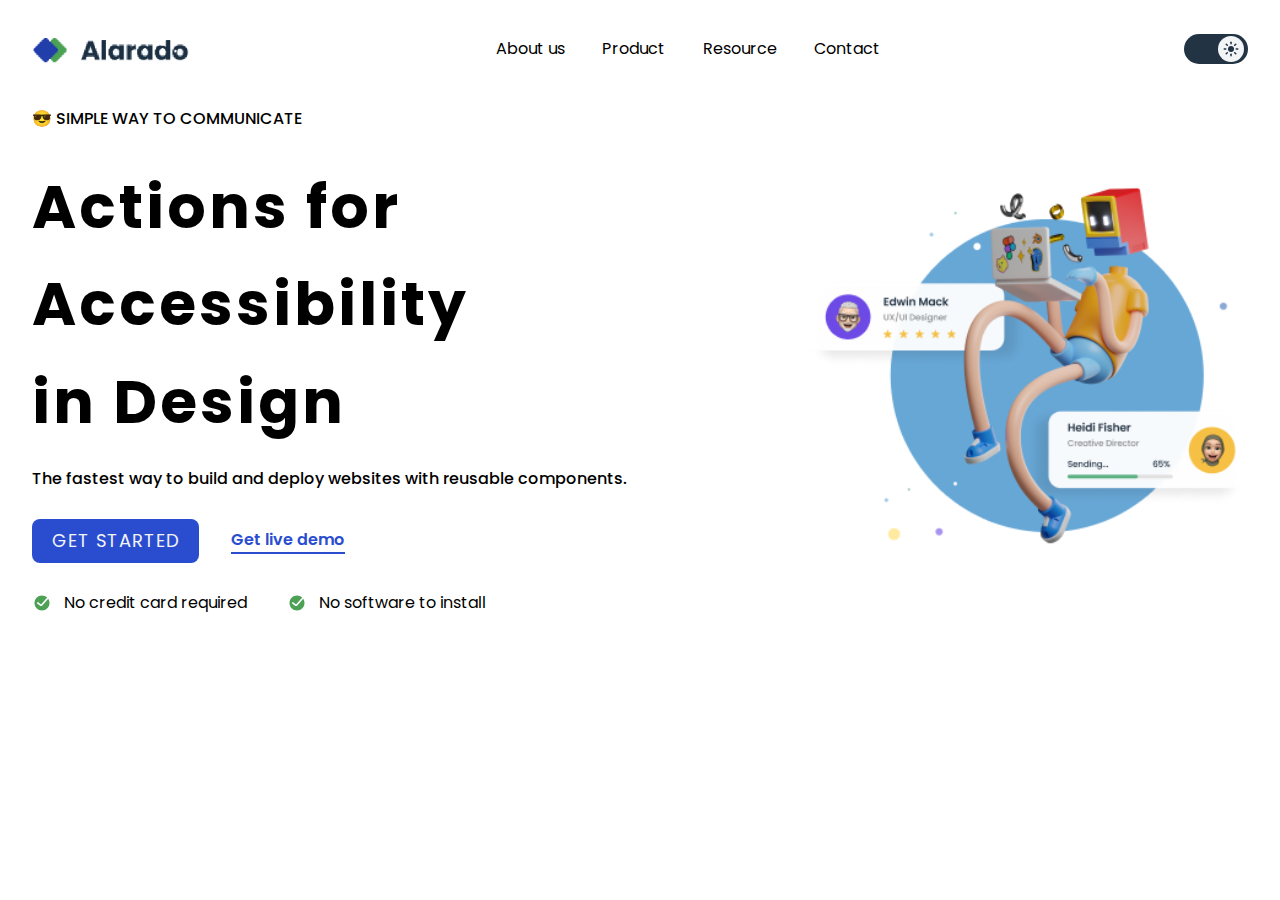
<file: index.html>
<!DOCTYPE html>
<html lang="en-US" class="">
  <head>
    <meta name="viewport" content="width=device-width,initial-scale=1" />
        <meta charset="utf-8" />
        <meta name="Landing page" content="Now, we do a landing page" />
        <title> Landing page example</title>
        <!-- <link rel="stylesheet" href="style.css" />--> 
        <link rel="stylesheet" href="output.css" />

        <link rel="preconnect" href="https://fonts.googleapis.com">
        <link rel="preconnect" href="https://fonts.gstatic.com" crossorigin>
        <link href="https://fonts.googleapis.com/css2?family=Poppins:ital,wght@0,100;0,200;0,300;0,400;0,500;0,600;0,700;0,800;0,900;1,100;1,200;1,300;1,400;1,500;1,600;1,700;1,800;1,900&display=swap" rel="stylesheet">
  </head>

  <body class="flex justify-center dark:text-gray-200 font-poppins dark:bg-design-background-black min-w-[360px] ">
    
    <!-- body container
        min-w-[370px]
    -->
    <div class="relative w-full max-w-sm mx-2 sm:max-w-7xl sm:mx-8">
        
        <!-- mobile dropdown menu-->
        <div class="absolute right-0 z-10 grid content-between hidden w-full text-xl border-2 bg-slate-500 h-svh">
            <!-- close button-->
            <div class="justify-self-end">
                <img src="/resources/close-button.svg" alt="close button">
            </div>
            
            <!-- nav bar-->
            <nav class="justify-self-center">
                <!-- ul-->    
                <ul class="flex flex-col items-center space-y-6">
                    <li class="">
                        <a href="#" class="">About us</a>
                    </li>
                    <li class="">
                        <a href="#" class="">Product</a>
                    </li>
                    <li class="">
                        <a href="#" class="">Resource</a>
                    </li>
                    <li class="">
                        <a href="#" class="">Contact</a>
                    </li>
                </ul>
            </nav>
            
            <!-- dark mode toggle-->
            <div class="flex mb-4 justify-self-center h-fit">
                <input type="checkbox" id="toggleCheckbox" class="hidden">
                <label for="toggleCheckbox" class="flex items-center py-0.5 px-1 rounded-2xl h-fit w-16 justify-between dark:bg-design-background-toggle">
                    <svg id="moon" width="22" height="22" viewBox="0 0 24 24" fill="none" xmlns="http://www.w3.org/2000/svg">
                        <path fill-rule="evenodd" clip-rule="evenodd"
                            d="M15 4C15.292 4 15.438 4 15.5781 4.04183C16.192 4.22522 16.4775 4.93111 16.1637 5.48976C16.0921 5.61719 15.8744 5.82779 15.4389 6.249C13.935 7.70352 13 9.74257 13 12C13 14.2574 13.935 16.2965 15.4389 17.751C15.8744 18.1722 16.0921 18.3828 16.1637 18.5102C16.4775 19.0689 16.192 19.7748 15.5781 19.9582C15.438 20 15.292 20 15 20V20C10.5817 20 7 16.4183 7 12C7 7.58172 10.5817 4 15 4V4Z"
                            fill="#223344" />
                    </svg>
                    <div class="p-1 bg-gray-100 rounded-2xl">
                        <svg class="" id="sun" width="18" height="18" viewBox="0 0 24 24" fill="none" xmlns="http://www.w3.org/2000/svg">
                            <circle class="sunColor" cx="12" cy="12" r="4" fill="#223344" />
                            <path class="sunColor" d="M12 5V3" stroke="#223344" stroke-width="2" stroke-linecap="round" />
                            <path class="sunColor" d="M12 21V19" stroke="#223344" stroke-width="2" stroke-linecap="round" />
                            <path class="sunColor" d="M16.95 7.04996L18.3643 5.63574" stroke="#223344" stroke-width="2"
                                stroke-linecap="round" />
                            <path class="sunColor" d="M5.63608 18.3644L7.05029 16.9502" stroke="#223344" stroke-width="2"
                                stroke-linecap="round" />
                            <path class="sunColor" d="M19 12L21 12" stroke="#223344" stroke-width="2" stroke-linecap="round" />
                            <path class="sunColor" d="M3 12L5 12" stroke="#223344" stroke-width="2" stroke-linecap="round" />
                            <path class="sunColor" d="M16.95 16.95L18.3643 18.3643" stroke="#223344" stroke-width="2"
                                stroke-linecap="round" />
                            <path class="sunColor" d="M5.63608 5.63559L7.05029 7.0498" stroke="#223344" stroke-width="2"
                                stroke-linecap="round" />
                        </svg>
                    
                    </div></label>
            </div>
            
        </div>
        
        <!-- row-->
            <!-- Header
                justify-between: to push logo and button to the sides   
            -->
            <header class="flex items-center justify-between mt-8">
                <div class="max-w-40">
                    <img src="/resources/logo.png" alt="logo">
                </div>
                
                <div class="bg-slate-300 sm:hidden">
                    <svg width="32" height="32" viewBox="0 0 32 32" fill="none" xmlns="http://www.w3.org/2000/svg">
                        <rect x="5" y="8" width="22" height="3" rx="1.5" fill="#223344"/>
                        <rect x="5" y="15" width="22" height="3" rx="1.5" fill="#223344"/>
                        <rect x="5" y="22" width="22" height="3" rx="1.5" fill="#223344"/>
                    </svg>    
                </div>
                
                <nav class="flex justify-between hidden min-w-96 sm:block">
                    <ul class="flex justify-between">
                        <li class="">
                            <a href="#" class="hover:border-b-2 hover:text-design-background-blue hover:border-design-background-blue">About us</a>
                        </li>
                        <li class="">
                            <a href="#" class="hover:border-b-2 hover:text-design-background-blue hover:border-design-background-blue">Product</a>
                        </li>
                        <li class="">
                            <a href="#" class="hover:border-b-2 hover:text-design-background-blue hover:border-design-background-blue">Resource</a>
                        </li>
                        <li class="">
                            <a href="#" class="hover:border-b-2 hover:text-design-background-blue hover:border-design-background-blue">Contact</a>
                        </li>
                    </ul>
                </nav>
                <div class="flex hidden justify-self-center h-fit sm:block">
                    <input type="checkbox" id="toggleCheckbox" class="hidden">
                    <label for="toggleCheckbox" class="flex items-center py-0.5 px-1 rounded-2xl h-fit w-16 justify-between bg-design-background-toggle">
                        <svg id="moon" width="22" height="22" viewBox="0 0 24 24" fill="none" xmlns="http://www.w3.org/2000/svg">
                            <path fill-rule="evenodd" clip-rule="evenodd"
                                d="M15 4C15.292 4 15.438 4 15.5781 4.04183C16.192 4.22522 16.4775 4.93111 16.1637 5.48976C16.0921 5.61719 15.8744 5.82779 15.4389 6.249C13.935 7.70352 13 9.74257 13 12C13 14.2574 13.935 16.2965 15.4389 17.751C15.8744 18.1722 16.0921 18.3828 16.1637 18.5102C16.4775 19.0689 16.192 19.7748 15.5781 19.9582C15.438 20 15.292 20 15 20V20C10.5817 20 7 16.4183 7 12C7 7.58172 10.5817 4 15 4V4Z"
                                fill="#223344" />
                        </svg>
                        <div class="p-1 bg-gray-100 rounded-2xl">
                            <svg class="" id="sun" width="18" height="18" viewBox="0 0 24 24" fill="none" xmlns="http://www.w3.org/2000/svg">
                                <circle class="sunColor" cx="12" cy="12" r="4" fill="#223344" />
                                <path class="sunColor" d="M12 5V3" stroke="#223344" stroke-width="2" stroke-linecap="round" />
                                <path class="sunColor" d="M12 21V19" stroke="#223344" stroke-width="2" stroke-linecap="round" />
                                <path class="sunColor" d="M16.95 7.04996L18.3643 5.63574" stroke="#223344" stroke-width="2"
                                    stroke-linecap="round" />
                                <path class="sunColor" d="M5.63608 18.3644L7.05029 16.9502" stroke="#223344" stroke-width="2"
                                    stroke-linecap="round" />
                                <path class="sunColor" d="M19 12L21 12" stroke="#223344" stroke-width="2" stroke-linecap="round" />
                                <path class="sunColor" d="M3 12L5 12" stroke="#223344" stroke-width="2" stroke-linecap="round" />
                                <path class="sunColor" d="M16.95 16.95L18.3643 18.3643" stroke="#223344" stroke-width="2"
                                    stroke-linecap="round" />
                                <path class="sunColor" d="M5.63608 5.63559L7.05029 7.0498" stroke="#223344" stroke-width="2"
                                    stroke-linecap="round" />
                            </svg>
                        
                        </div>
                    </label>
                </div>
            </header>
            
            <!-- main activates grid starting from sm-->
            <main class="sm:mt-10 sm:grid-cols-2 sm:grid ">
                
                <!-- div of img  
                    -> occupies column 2 using order-2    
                    -> the div: use grid of 1 column" + self-center to center the img vetically 
                        -> (self-center doesn't work without grid, especially when parent doesn't have fixed height)
                    -> mr-0 so that it aligns left                
                -->
                <div class=" sm:grid sm:col-span-1 sm:order-2 sm:mr-0 sm:grid-cols-1">
                    <!-- img
                        mobile:
                            w-full: to span full phone width
                            max-width-64: so that it doesn't get too big visually
                            mx-auto: to center
                        sm:
                            w-full
                            max-width-sm
                            sm: mx-0 to cancel mx-auto
                            sm: ml-auto so it pushes img to the right
                    -->
                    <img class="self-center w-full mx-auto border-purple-300 sm:ml-auto max-w-64 sm:col-span-1 sm:order-2 sm:max-w-sm md:max-w-md sm:mx-0" src="/resources/hero-image-simple-homepage@2x.png" alt="Hero image">
                </div>
                
                <!-- Call to Action section
                    w-full: to take the full cell
                -->
                <div id="callToAction" class="w-full mt-4 sm:col-span-1 sm:order-1 sm:mt-0">
                    <p class="text-xs font-medium lg:text-base">😎 SIMPLE WAY TO COMMUNICATE</p>
                    
                    <!-- Hook 
                        tracking-wide : letter width
                        leading-relaxed: between-line space
                    -->
                    <h1 class="text-4xl font-bold leading-loose tracking-wider mt-45 lg:leading-relaxed lg:text-6xl lg:mt-7 sm:text-5xl sm:leading-normal">Actions for <br> Accessibility <br> in Design</h1>
                    <p class="mt-5 text-base font-medium dark:font-light lg:text-base max-w-80 sm:max-w-max lg:mt-4">The fastest way to build and deploy websites with reusable components.</p>
                    
                    <!-- buttons-->
                    <div class="flex items-center mt-5 space-x-8 sm:mt-7">
                        <a href="#" class="block px-5 py-2 text-lg bg-design-background-blue rounded-lg hover:bg-blue-600 hover:-translate-y-0.5 transition focus:outline-none focus:ring-blue-300 focus:ring focus:ring-offset-2 focus:ring-opacity-50 active:bg-blue-800 tracking-wider text-gray-100" id="getStarted">GET STARTED</a>
                        <a href="#" class="transition border-b-2 border-design-background-blue text-md hover:-translate-y-0.5 text-design-background-blue dark:text-gray-100 dark:border-gray-100 dark:font-medium font-semibold" id="getLive">Get live demo</a>    
                    </div>

                    <!-- no credit card-->
                    <ul class="flex p-0 m-0 space-x-4 text-xs font-normal dark:font-light mt-7 sm:space-x-10 lg:text-base sm:mt-7" id="creditCard">
                        <li class="flex items-center">
                            <div class=" min-w-7">
                                <svg  class="ml-0 sm:mr-3" width="20" height="20" viewBox="0 0 24 24" fill="none" xmlns="http://www.w3.org/2000/svg">
                                    <path fill-rule="evenodd" clip-rule="evenodd" d="M12 21C16.9706 21 21 16.9706 21 12C21 10.1666 20.4518 8.46124 19.5103 7.03891L12.355 14.9893C11.6624 15.7589 10.4968 15.8726 9.66844 15.2513L6.4 12.8C5.95817 12.4686 5.86863 11.8418 6.2 11.4C6.53137 10.9582 7.15817 10.8686 7.6 11.2L10.8684 13.6513L18.214 5.48955C16.5986 3.94717 14.4099 3 12 3C7.02944 3 3 7.02944 3 12C3 16.9706 7.02944 21 12 21Z" fill="#4CA154"/>
                                </svg>
                                </div>                            
                            No credit card required
                        </li>
                        
                        <li class="flex items-center">
                            <div class=" min-w-7">
                                <svg class="ml-0 sm:mr-3" width="20" height="20" viewBox="0 0 24 24" fill="none" xmlns="http://www.w3.org/2000/svg">
                                    <path fill-rule="evenodd" clip-rule="evenodd" d="M12 21C16.9706 21 21 16.9706 21 12C21 10.1666 20.4518 8.46124 19.5103 7.03891L12.355 14.9893C11.6624 15.7589 10.4968 15.8726 9.66844 15.2513L6.4 12.8C5.95817 12.4686 5.86863 11.8418 6.2 11.4C6.53137 10.9582 7.15817 10.8686 7.6 11.2L10.8684 13.6513L18.214 5.48955C16.5986 3.94717 14.4099 3 12 3C7.02944 3 3 7.02944 3 12C3 16.9706 7.02944 21 12 21Z" fill="#4CA154"/>
                                </svg>
                            </div>
                            No software to install
                        </li>
                    </ul>

                </div>
            </main>
            </div>
   
    <script src="javascript.js"></script>
  </body>
</html>
</file>
<file: output.css>
*, ::before, ::after {
  --tw-border-spacing-x: 0;
  --tw-border-spacing-y: 0;
  --tw-translate-x: 0;
  --tw-translate-y: 0;
  --tw-rotate: 0;
  --tw-skew-x: 0;
  --tw-skew-y: 0;
  --tw-scale-x: 1;
  --tw-scale-y: 1;
  --tw-pan-x:  ;
  --tw-pan-y:  ;
  --tw-pinch-zoom:  ;
  --tw-scroll-snap-strictness: proximity;
  --tw-gradient-from-position:  ;
  --tw-gradient-via-position:  ;
  --tw-gradient-to-position:  ;
  --tw-ordinal:  ;
  --tw-slashed-zero:  ;
  --tw-numeric-figure:  ;
  --tw-numeric-spacing:  ;
  --tw-numeric-fraction:  ;
  --tw-ring-inset:  ;
  --tw-ring-offset-width: 0px;
  --tw-ring-offset-color: #fff;
  --tw-ring-color: rgb(59 130 246 / 0.5);
  --tw-ring-offset-shadow: 0 0 #0000;
  --tw-ring-shadow: 0 0 #0000;
  --tw-shadow: 0 0 #0000;
  --tw-shadow-colored: 0 0 #0000;
  --tw-blur:  ;
  --tw-brightness:  ;
  --tw-contrast:  ;
  --tw-grayscale:  ;
  --tw-hue-rotate:  ;
  --tw-invert:  ;
  --tw-saturate:  ;
  --tw-sepia:  ;
  --tw-drop-shadow:  ;
  --tw-backdrop-blur:  ;
  --tw-backdrop-brightness:  ;
  --tw-backdrop-contrast:  ;
  --tw-backdrop-grayscale:  ;
  --tw-backdrop-hue-rotate:  ;
  --tw-backdrop-invert:  ;
  --tw-backdrop-opacity:  ;
  --tw-backdrop-saturate:  ;
  --tw-backdrop-sepia:  ;
  --tw-contain-size:  ;
  --tw-contain-layout:  ;
  --tw-contain-paint:  ;
  --tw-contain-style:  ;
}

::backdrop {
  --tw-border-spacing-x: 0;
  --tw-border-spacing-y: 0;
  --tw-translate-x: 0;
  --tw-translate-y: 0;
  --tw-rotate: 0;
  --tw-skew-x: 0;
  --tw-skew-y: 0;
  --tw-scale-x: 1;
  --tw-scale-y: 1;
  --tw-pan-x:  ;
  --tw-pan-y:  ;
  --tw-pinch-zoom:  ;
  --tw-scroll-snap-strictness: proximity;
  --tw-gradient-from-position:  ;
  --tw-gradient-via-position:  ;
  --tw-gradient-to-position:  ;
  --tw-ordinal:  ;
  --tw-slashed-zero:  ;
  --tw-numeric-figure:  ;
  --tw-numeric-spacing:  ;
  --tw-numeric-fraction:  ;
  --tw-ring-inset:  ;
  --tw-ring-offset-width: 0px;
  --tw-ring-offset-color: #fff;
  --tw-ring-color: rgb(59 130 246 / 0.5);
  --tw-ring-offset-shadow: 0 0 #0000;
  --tw-ring-shadow: 0 0 #0000;
  --tw-shadow: 0 0 #0000;
  --tw-shadow-colored: 0 0 #0000;
  --tw-blur:  ;
  --tw-brightness:  ;
  --tw-contrast:  ;
  --tw-grayscale:  ;
  --tw-hue-rotate:  ;
  --tw-invert:  ;
  --tw-saturate:  ;
  --tw-sepia:  ;
  --tw-drop-shadow:  ;
  --tw-backdrop-blur:  ;
  --tw-backdrop-brightness:  ;
  --tw-backdrop-contrast:  ;
  --tw-backdrop-grayscale:  ;
  --tw-backdrop-hue-rotate:  ;
  --tw-backdrop-invert:  ;
  --tw-backdrop-opacity:  ;
  --tw-backdrop-saturate:  ;
  --tw-backdrop-sepia:  ;
  --tw-contain-size:  ;
  --tw-contain-layout:  ;
  --tw-contain-paint:  ;
  --tw-contain-style:  ;
}

/*
! tailwindcss v3.4.17 | MIT License | https://tailwindcss.com
*/

/*
1. Prevent padding and border from affecting element width. (https://github.com/mozdevs/cssremedy/issues/4)
2. Allow adding a border to an element by just adding a border-width. (https://github.com/tailwindcss/tailwindcss/pull/116)
*/

*,
::before,
::after {
  box-sizing: border-box;
  /* 1 */
  border-width: 0;
  /* 2 */
  border-style: solid;
  /* 2 */
  border-color: #e5e7eb;
  /* 2 */
}

::before,
::after {
  --tw-content: '';
}

/*
1. Use a consistent sensible line-height in all browsers.
2. Prevent adjustments of font size after orientation changes in iOS.
3. Use a more readable tab size.
4. Use the user's configured `sans` font-family by default.
5. Use the user's configured `sans` font-feature-settings by default.
6. Use the user's configured `sans` font-variation-settings by default.
7. Disable tap highlights on iOS
*/

html,
:host {
  line-height: 1.5;
  /* 1 */
  -webkit-text-size-adjust: 100%;
  /* 2 */
  -moz-tab-size: 4;
  /* 3 */
  -o-tab-size: 4;
     tab-size: 4;
  /* 3 */
  font-family: ui-sans-serif, system-ui, sans-serif, "Apple Color Emoji", "Segoe UI Emoji", "Segoe UI Symbol", "Noto Color Emoji";
  /* 4 */
  font-feature-settings: normal;
  /* 5 */
  font-variation-settings: normal;
  /* 6 */
  -webkit-tap-highlight-color: transparent;
  /* 7 */
}

/*
1. Remove the margin in all browsers.
2. Inherit line-height from `html` so users can set them as a class directly on the `html` element.
*/

body {
  margin: 0;
  /* 1 */
  line-height: inherit;
  /* 2 */
}

/*
1. Add the correct height in Firefox.
2. Correct the inheritance of border color in Firefox. (https://bugzilla.mozilla.org/show_bug.cgi?id=190655)
3. Ensure horizontal rules are visible by default.
*/

hr {
  height: 0;
  /* 1 */
  color: inherit;
  /* 2 */
  border-top-width: 1px;
  /* 3 */
}

/*
Add the correct text decoration in Chrome, Edge, and Safari.
*/

abbr:where([title]) {
  -webkit-text-decoration: underline dotted;
          text-decoration: underline dotted;
}

/*
Remove the default font size and weight for headings.
*/

h1,
h2,
h3,
h4,
h5,
h6 {
  font-size: inherit;
  font-weight: inherit;
}

/*
Reset links to optimize for opt-in styling instead of opt-out.
*/

a {
  color: inherit;
  text-decoration: inherit;
}

/*
Add the correct font weight in Edge and Safari.
*/

b,
strong {
  font-weight: bolder;
}

/*
1. Use the user's configured `mono` font-family by default.
2. Use the user's configured `mono` font-feature-settings by default.
3. Use the user's configured `mono` font-variation-settings by default.
4. Correct the odd `em` font sizing in all browsers.
*/

code,
kbd,
samp,
pre {
  font-family: ui-monospace, SFMono-Regular, Menlo, Monaco, Consolas, "Liberation Mono", "Courier New", monospace;
  /* 1 */
  font-feature-settings: normal;
  /* 2 */
  font-variation-settings: normal;
  /* 3 */
  font-size: 1em;
  /* 4 */
}

/*
Add the correct font size in all browsers.
*/

small {
  font-size: 80%;
}

/*
Prevent `sub` and `sup` elements from affecting the line height in all browsers.
*/

sub,
sup {
  font-size: 75%;
  line-height: 0;
  position: relative;
  vertical-align: baseline;
}

sub {
  bottom: -0.25em;
}

sup {
  top: -0.5em;
}

/*
1. Remove text indentation from table contents in Chrome and Safari. (https://bugs.chromium.org/p/chromium/issues/detail?id=999088, https://bugs.webkit.org/show_bug.cgi?id=201297)
2. Correct table border color inheritance in all Chrome and Safari. (https://bugs.chromium.org/p/chromium/issues/detail?id=935729, https://bugs.webkit.org/show_bug.cgi?id=195016)
3. Remove gaps between table borders by default.
*/

table {
  text-indent: 0;
  /* 1 */
  border-color: inherit;
  /* 2 */
  border-collapse: collapse;
  /* 3 */
}

/*
1. Change the font styles in all browsers.
2. Remove the margin in Firefox and Safari.
3. Remove default padding in all browsers.
*/

button,
input,
optgroup,
select,
textarea {
  font-family: inherit;
  /* 1 */
  font-feature-settings: inherit;
  /* 1 */
  font-variation-settings: inherit;
  /* 1 */
  font-size: 100%;
  /* 1 */
  font-weight: inherit;
  /* 1 */
  line-height: inherit;
  /* 1 */
  letter-spacing: inherit;
  /* 1 */
  color: inherit;
  /* 1 */
  margin: 0;
  /* 2 */
  padding: 0;
  /* 3 */
}

/*
Remove the inheritance of text transform in Edge and Firefox.
*/

button,
select {
  text-transform: none;
}

/*
1. Correct the inability to style clickable types in iOS and Safari.
2. Remove default button styles.
*/

button,
input:where([type='button']),
input:where([type='reset']),
input:where([type='submit']) {
  -webkit-appearance: button;
  /* 1 */
  background-color: transparent;
  /* 2 */
  background-image: none;
  /* 2 */
}

/*
Use the modern Firefox focus style for all focusable elements.
*/

:-moz-focusring {
  outline: auto;
}

/*
Remove the additional `:invalid` styles in Firefox. (https://github.com/mozilla/gecko-dev/blob/2f9eacd9d3d995c937b4251a5557d95d494c9be1/layout/style/res/forms.css#L728-L737)
*/

:-moz-ui-invalid {
  box-shadow: none;
}

/*
Add the correct vertical alignment in Chrome and Firefox.
*/

progress {
  vertical-align: baseline;
}

/*
Correct the cursor style of increment and decrement buttons in Safari.
*/

::-webkit-inner-spin-button,
::-webkit-outer-spin-button {
  height: auto;
}

/*
1. Correct the odd appearance in Chrome and Safari.
2. Correct the outline style in Safari.
*/

[type='search'] {
  -webkit-appearance: textfield;
  /* 1 */
  outline-offset: -2px;
  /* 2 */
}

/*
Remove the inner padding in Chrome and Safari on macOS.
*/

::-webkit-search-decoration {
  -webkit-appearance: none;
}

/*
1. Correct the inability to style clickable types in iOS and Safari.
2. Change font properties to `inherit` in Safari.
*/

::-webkit-file-upload-button {
  -webkit-appearance: button;
  /* 1 */
  font: inherit;
  /* 2 */
}

/*
Add the correct display in Chrome and Safari.
*/

summary {
  display: list-item;
}

/*
Removes the default spacing and border for appropriate elements.
*/

blockquote,
dl,
dd,
h1,
h2,
h3,
h4,
h5,
h6,
hr,
figure,
p,
pre {
  margin: 0;
}

fieldset {
  margin: 0;
  padding: 0;
}

legend {
  padding: 0;
}

ol,
ul,
menu {
  list-style: none;
  margin: 0;
  padding: 0;
}

/*
Reset default styling for dialogs.
*/

dialog {
  padding: 0;
}

/*
Prevent resizing textareas horizontally by default.
*/

textarea {
  resize: vertical;
}

/*
1. Reset the default placeholder opacity in Firefox. (https://github.com/tailwindlabs/tailwindcss/issues/3300)
2. Set the default placeholder color to the user's configured gray 400 color.
*/

input::-moz-placeholder, textarea::-moz-placeholder {
  opacity: 1;
  /* 1 */
  color: #9ca3af;
  /* 2 */
}

input::placeholder,
textarea::placeholder {
  opacity: 1;
  /* 1 */
  color: #9ca3af;
  /* 2 */
}

/*
Set the default cursor for buttons.
*/

button,
[role="button"] {
  cursor: pointer;
}

/*
Make sure disabled buttons don't get the pointer cursor.
*/

:disabled {
  cursor: default;
}

/*
1. Make replaced elements `display: block` by default. (https://github.com/mozdevs/cssremedy/issues/14)
2. Add `vertical-align: middle` to align replaced elements more sensibly by default. (https://github.com/jensimmons/cssremedy/issues/14#issuecomment-634934210)
   This can trigger a poorly considered lint error in some tools but is included by design.
*/

img,
svg,
video,
canvas,
audio,
iframe,
embed,
object {
  display: block;
  /* 1 */
  vertical-align: middle;
  /* 2 */
}

/*
Constrain images and videos to the parent width and preserve their intrinsic aspect ratio. (https://github.com/mozdevs/cssremedy/issues/14)
*/

img,
video {
  max-width: 100%;
  height: auto;
}

/* Make elements with the HTML hidden attribute stay hidden by default */

[hidden]:where(:not([hidden="until-found"])) {
  display: none;
}

.container {
  width: 100%;
}

@media (min-width: 640px) {
  .container {
    max-width: 640px;
  }
}

@media (min-width: 768px) {
  .container {
    max-width: 768px;
  }
}

@media (min-width: 1024px) {
  .container {
    max-width: 1024px;
  }
}

@media (min-width: 1280px) {
  .container {
    max-width: 1280px;
  }
}

@media (min-width: 1536px) {
  .container {
    max-width: 1536px;
  }
}

.fixed {
  position: fixed;
}

.absolute {
  position: absolute;
}

.relative {
  position: relative;
}

.right-0 {
  right: 0px;
}

.z-10 {
  z-index: 10;
}

.order-2 {
  order: 2;
}

.m-0 {
  margin: 0px;
}

.mx-0 {
  margin-left: 0px;
  margin-right: 0px;
}

.mx-2 {
  margin-left: 0.5rem;
  margin-right: 0.5rem;
}

.mx-auto {
  margin-left: auto;
  margin-right: auto;
}

.mb-4 {
  margin-bottom: 1rem;
}

.ml-0 {
  margin-left: 0px;
}

.ml-auto {
  margin-left: auto;
}

.mr-0 {
  margin-right: 0px;
}

.mt-4 {
  margin-top: 1rem;
}

.mt-5 {
  margin-top: 1.25rem;
}

.mt-7 {
  margin-top: 1.75rem;
}

.mt-8 {
  margin-top: 2rem;
}

.block {
  display: block;
}

.flex {
  display: flex;
}

.grid {
  display: grid;
}

.hidden {
  display: none;
}

.h-fit {
  height: -moz-fit-content;
  height: fit-content;
}

.h-svh {
  height: 100svh;
}

.min-h-full {
  min-height: 100%;
}

.w-16 {
  width: 4rem;
}

.w-full {
  width: 100%;
}

.min-w-7 {
  min-width: 1.75rem;
}

.min-w-96 {
  min-width: 24rem;
}

.min-w-\[360px\] {
  min-width: 360px;
}

.min-w-\[370px\] {
  min-width: 370px;
}

.max-w-40 {
  max-width: 10rem;
}

.max-w-5xl {
  max-width: 64rem;
}

.max-w-64 {
  max-width: 16rem;
}

.max-w-80 {
  max-width: 20rem;
}

.max-w-sm {
  max-width: 24rem;
}

.cursor-pointer {
  cursor: pointer;
}

.list-none {
  list-style-type: none;
}

.flex-col {
  flex-direction: column;
}

.content-between {
  align-content: space-between;
}

.items-center {
  align-items: center;
}

.justify-center {
  justify-content: center;
}

.justify-between {
  justify-content: space-between;
}

.justify-around {
  justify-content: space-around;
}

.space-x-4 > :not([hidden]) ~ :not([hidden]) {
  --tw-space-x-reverse: 0;
  margin-right: calc(1rem * var(--tw-space-x-reverse));
  margin-left: calc(1rem * calc(1 - var(--tw-space-x-reverse)));
}

.space-x-8 > :not([hidden]) ~ :not([hidden]) {
  --tw-space-x-reverse: 0;
  margin-right: calc(2rem * var(--tw-space-x-reverse));
  margin-left: calc(2rem * calc(1 - var(--tw-space-x-reverse)));
}

.space-y-6 > :not([hidden]) ~ :not([hidden]) {
  --tw-space-y-reverse: 0;
  margin-top: calc(1.5rem * calc(1 - var(--tw-space-y-reverse)));
  margin-bottom: calc(1.5rem * var(--tw-space-y-reverse));
}

.self-center {
  align-self: center;
}

.justify-self-end {
  justify-self: end;
}

.justify-self-center {
  justify-self: center;
}

.rounded-2xl {
  border-radius: 1rem;
}

.rounded-lg {
  border-radius: 0.5rem;
}

.border-2 {
  border-width: 2px;
}

.border-4 {
  border-width: 4px;
}

.border-b-2 {
  border-bottom-width: 2px;
}

.border-dashed {
  border-style: dashed;
}

.border-blue-400 {
  --tw-border-opacity: 1;
  border-color: rgb(96 165 250 / var(--tw-border-opacity, 1));
}

.border-design-background-blue {
  --tw-border-opacity: 1;
  border-color: rgb(42 77 208 / var(--tw-border-opacity, 1));
}

.border-purple-300 {
  --tw-border-opacity: 1;
  border-color: rgb(216 180 254 / var(--tw-border-opacity, 1));
}

.bg-black {
  --tw-bg-opacity: 1;
  background-color: rgb(0 0 0 / var(--tw-bg-opacity, 1));
}

.bg-design-background-blue {
  --tw-bg-opacity: 1;
  background-color: rgb(42 77 208 / var(--tw-bg-opacity, 1));
}

.bg-design-background-toggle {
  --tw-bg-opacity: 1;
  background-color: rgb(34 51 68 / var(--tw-bg-opacity, 1));
}

.bg-gray-100 {
  --tw-bg-opacity: 1;
  background-color: rgb(243 244 246 / var(--tw-bg-opacity, 1));
}

.bg-gray-900 {
  --tw-bg-opacity: 1;
  background-color: rgb(17 24 39 / var(--tw-bg-opacity, 1));
}

.bg-slate-300 {
  --tw-bg-opacity: 1;
  background-color: rgb(203 213 225 / var(--tw-bg-opacity, 1));
}

.bg-slate-500 {
  --tw-bg-opacity: 1;
  background-color: rgb(100 116 139 / var(--tw-bg-opacity, 1));
}

.object-cover {
  -o-object-fit: cover;
     object-fit: cover;
}

.p-0 {
  padding: 0px;
}

.p-1 {
  padding: 0.25rem;
}

.px-1 {
  padding-left: 0.25rem;
  padding-right: 0.25rem;
}

.px-5 {
  padding-left: 1.25rem;
  padding-right: 1.25rem;
}

.py-0\.5 {
  padding-top: 0.125rem;
  padding-bottom: 0.125rem;
}

.py-2 {
  padding-top: 0.5rem;
  padding-bottom: 0.5rem;
}

.font-poppins {
  font-family: Poppins, serif;
}

.text-4xl {
  font-size: 2.25rem;
  line-height: 2.5rem;
}

.text-base {
  font-size: 1rem;
  line-height: 1.5rem;
}

.text-lg {
  font-size: 1.125rem;
  line-height: 1.75rem;
}

.text-xl {
  font-size: 1.25rem;
  line-height: 1.75rem;
}

.text-xs {
  font-size: 0.75rem;
  line-height: 1rem;
}

.font-bold {
  font-weight: 700;
}

.font-medium {
  font-weight: 500;
}

.font-normal {
  font-weight: 400;
}

.font-semibold {
  font-weight: 600;
}

.leading-loose {
  line-height: 2;
}

.leading-relaxed {
  line-height: 1.625;
}

.tracking-wide {
  letter-spacing: 0.025em;
}

.tracking-wider {
  letter-spacing: 0.05em;
}

.text-design-background-blue {
  --tw-text-opacity: 1;
  color: rgb(42 77 208 / var(--tw-text-opacity, 1));
}

.text-gray-100 {
  --tw-text-opacity: 1;
  color: rgb(243 244 246 / var(--tw-text-opacity, 1));
}

.text-gray-300 {
  --tw-text-opacity: 1;
  color: rgb(209 213 219 / var(--tw-text-opacity, 1));
}

.text-white {
  --tw-text-opacity: 1;
  color: rgb(255 255 255 / var(--tw-text-opacity, 1));
}

.transition {
  transition-property: color, background-color, border-color, text-decoration-color, fill, stroke, opacity, box-shadow, transform, filter, -webkit-backdrop-filter;
  transition-property: color, background-color, border-color, text-decoration-color, fill, stroke, opacity, box-shadow, transform, filter, backdrop-filter;
  transition-property: color, background-color, border-color, text-decoration-color, fill, stroke, opacity, box-shadow, transform, filter, backdrop-filter, -webkit-backdrop-filter;
  transition-timing-function: cubic-bezier(0.4, 0, 0.2, 1);
  transition-duration: 150ms;
}

.hover\:-translate-y-0\.5:hover {
  --tw-translate-y: -0.125rem;
  transform: translate(var(--tw-translate-x), var(--tw-translate-y)) rotate(var(--tw-rotate)) skewX(var(--tw-skew-x)) skewY(var(--tw-skew-y)) scaleX(var(--tw-scale-x)) scaleY(var(--tw-scale-y));
}

.hover\:border-b-2:hover {
  border-bottom-width: 2px;
}

.hover\:border-design-background-blue:hover {
  --tw-border-opacity: 1;
  border-color: rgb(42 77 208 / var(--tw-border-opacity, 1));
}

.hover\:bg-blue-600:hover {
  --tw-bg-opacity: 1;
  background-color: rgb(37 99 235 / var(--tw-bg-opacity, 1));
}

.hover\:text-design-background-blue:hover {
  --tw-text-opacity: 1;
  color: rgb(42 77 208 / var(--tw-text-opacity, 1));
}

.focus\:outline-none:focus {
  outline: 2px solid transparent;
  outline-offset: 2px;
}

.focus\:ring:focus {
  --tw-ring-offset-shadow: var(--tw-ring-inset) 0 0 0 var(--tw-ring-offset-width) var(--tw-ring-offset-color);
  --tw-ring-shadow: var(--tw-ring-inset) 0 0 0 calc(3px + var(--tw-ring-offset-width)) var(--tw-ring-color);
  box-shadow: var(--tw-ring-offset-shadow), var(--tw-ring-shadow), var(--tw-shadow, 0 0 #0000);
}

.focus\:ring-blue-300:focus {
  --tw-ring-opacity: 1;
  --tw-ring-color: rgb(147 197 253 / var(--tw-ring-opacity, 1));
}

.focus\:ring-opacity-50:focus {
  --tw-ring-opacity: 0.5;
}

.focus\:ring-offset-2:focus {
  --tw-ring-offset-width: 2px;
}

.active\:bg-blue-800:active {
  --tw-bg-opacity: 1;
  background-color: rgb(30 64 175 / var(--tw-bg-opacity, 1));
}

.dark\:border-gray-100:is(.dark *) {
  --tw-border-opacity: 1;
  border-color: rgb(243 244 246 / var(--tw-border-opacity, 1));
}

.dark\:bg-design-background-black:is(.dark *) {
  --tw-bg-opacity: 1;
  background-color: rgb(17 23 41 / var(--tw-bg-opacity, 1));
}

.dark\:bg-design-background-toggle:is(.dark *) {
  --tw-bg-opacity: 1;
  background-color: rgb(34 51 68 / var(--tw-bg-opacity, 1));
}

.dark\:font-light:is(.dark *) {
  font-weight: 300;
}

.dark\:font-medium:is(.dark *) {
  font-weight: 500;
}

.dark\:text-gray-100:is(.dark *) {
  --tw-text-opacity: 1;
  color: rgb(243 244 246 / var(--tw-text-opacity, 1));
}

.dark\:text-gray-200:is(.dark *) {
  --tw-text-opacity: 1;
  color: rgb(229 231 235 / var(--tw-text-opacity, 1));
}

@media (min-width: 640px) {
  .sm\:order-1 {
    order: 1;
  }

  .sm\:order-2 {
    order: 2;
  }

  .sm\:col-span-1 {
    grid-column: span 1 / span 1;
  }

  .sm\:mx-0 {
    margin-left: 0px;
    margin-right: 0px;
  }

  .sm\:mx-8 {
    margin-left: 2rem;
    margin-right: 2rem;
  }

  .sm\:ml-auto {
    margin-left: auto;
  }

  .sm\:mr-0 {
    margin-right: 0px;
  }

  .sm\:mr-3 {
    margin-right: 0.75rem;
  }

  .sm\:mt-0 {
    margin-top: 0px;
  }

  .sm\:mt-10 {
    margin-top: 2.5rem;
  }

  .sm\:mt-7 {
    margin-top: 1.75rem;
  }

  .sm\:block {
    display: block;
  }

  .sm\:grid {
    display: grid;
  }

  .sm\:hidden {
    display: none;
  }

  .sm\:max-w-7xl {
    max-width: 80rem;
  }

  .sm\:max-w-max {
    max-width: -moz-max-content;
    max-width: max-content;
  }

  .sm\:max-w-sm {
    max-width: 24rem;
  }

  .sm\:grid-cols-1 {
    grid-template-columns: repeat(1, minmax(0, 1fr));
  }

  .sm\:grid-cols-2 {
    grid-template-columns: repeat(2, minmax(0, 1fr));
  }

  .sm\:space-x-10 > :not([hidden]) ~ :not([hidden]) {
    --tw-space-x-reverse: 0;
    margin-right: calc(2.5rem * var(--tw-space-x-reverse));
    margin-left: calc(2.5rem * calc(1 - var(--tw-space-x-reverse)));
  }

  .sm\:text-5xl {
    font-size: 3rem;
    line-height: 1;
  }

  .sm\:leading-normal {
    line-height: 1.5;
  }
}

@media (min-width: 768px) {
  .md\:max-w-md {
    max-width: 28rem;
  }
}

@media (min-width: 1024px) {
  .lg\:mt-4 {
    margin-top: 1rem;
  }

  .lg\:mt-7 {
    margin-top: 1.75rem;
  }

  .lg\:text-6xl {
    font-size: 3.75rem;
    line-height: 1;
  }

  .lg\:text-base {
    font-size: 1rem;
    line-height: 1.5rem;
  }

  .lg\:leading-relaxed {
    line-height: 1.625;
  }
}
</file>
